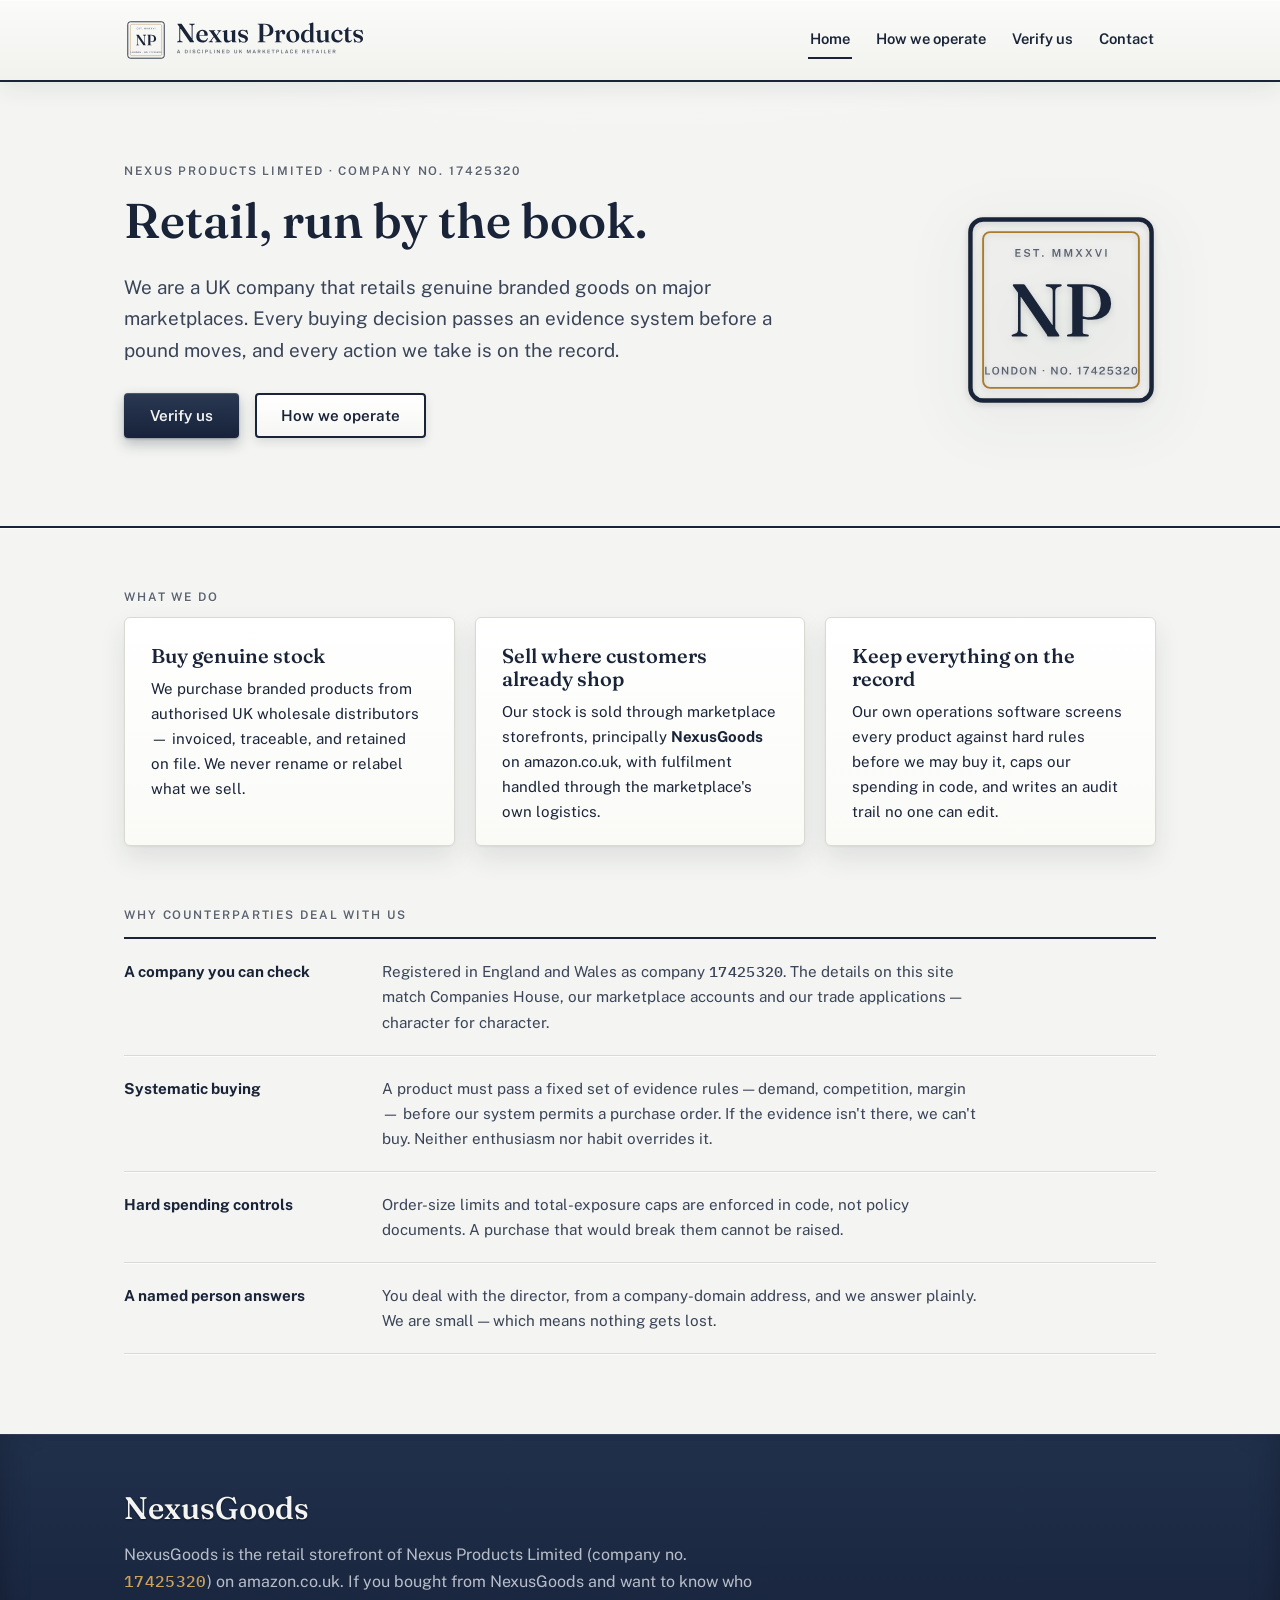
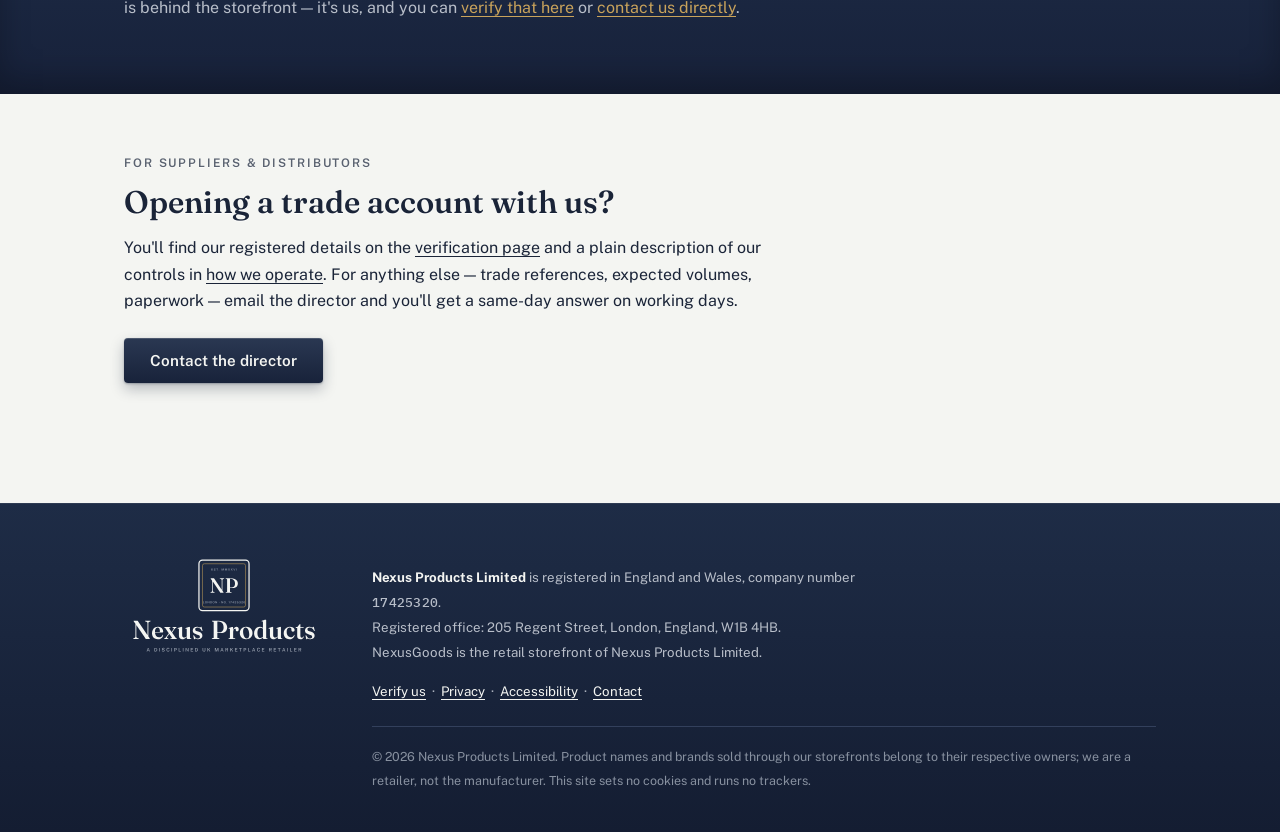
<file: index.html>
<!doctype html>
<html lang="en-GB">
<head>
<meta charset="utf-8">
<meta name="viewport" content="width=device-width,initial-scale=1">
<title>Nexus Products Limited — Retail, run by the book</title>
<meta name="description" content="A UK marketplace retailer of genuine branded goods. Registered company 17425320. Evidence-gated buying, audited operations, plain dealing.">
<link rel="canonical" href="https://www.nexus-products.co.uk/">
<link rel="icon" href="favicon.ico" sizes="48x48">
<link rel="icon" href="nexus-favicon.svg" type="image/svg+xml">
<link rel="apple-touch-icon" href="apple-touch-icon.png">
<link rel="stylesheet" href="site.css">
<meta property="og:site_name" content="Nexus Products Limited">
<meta property="og:title" content="Nexus Products Limited — Retail, run by the book">
<meta property="og:description" content="A UK marketplace retailer of genuine branded goods. Registered company 17425320. Evidence-gated buying, audited operations, plain dealing.">
<meta property="og:url" content="https://www.nexus-products.co.uk/">
<meta property="og:image" content="https://www.nexus-products.co.uk/assets/og.png">
<meta property="og:type" content="website">
<meta name="twitter:card" content="summary_large_image">
</head>
<body>
<a class="skip" href="#main">Skip to content</a><header class="site"><div class="wrap"><div class="nav">
<a class="logo" href="./" aria-label="Nexus Products — home">
  <img src="nexus-horizontal.svg" alt="Nexus Products — a disciplined UK marketplace retailer" height="44"></a>
<nav aria-label="Main"><a class="nl" href="./" aria-current="page">Home</a><a class="nl" href="how-we-operate.html">How we operate</a><a class="nl" href="verify.html">Verify us</a><a class="nl" href="contact.html">Contact</a></nav>
</div></div></header><main id="main">
<div class="wrap"><div class="hero">
<div>
  <p class="eyebrow">Nexus Products Limited · Company no. 17425320</p>
  <h1>Retail, run by the book.</h1>
  <p class="lede">We are a UK company that retails genuine branded goods on major
  marketplaces. Every buying decision passes an evidence system before a pound moves,
  and every action we take is on the record.</p>
  <p><a class="cta" href="verify.html">Verify us</a>
     <a class="cta ghost" href="how-we-operate.html">How we operate</a></p>
</div>
<div class="stamp"><img src="nexus-stamp.svg" alt="Nexus Products Limited company stamp — London, no. 17425320" width="190" height="190"></div>
</div></div>

<hr class="rule">
<section><div class="wrap">
  <p class="eyebrow">What we do</p>
  <div class="grid3">
    <div class="card"><h3>Buy genuine stock</h3>
      <p>We purchase branded products from authorised UK wholesale distributors —
      invoiced, traceable, and retained on file. We never rename or relabel what we sell.</p></div>
    <div class="card"><h3>Sell where customers already shop</h3>
      <p>Our stock is sold through marketplace storefronts, principally
      <strong>NexusGoods</strong> on amazon.co.uk, with fulfilment handled through
      the marketplace's own logistics.</p></div>
    <div class="card"><h3>Keep everything on the record</h3>
      <p>Our own operations software screens every product against hard rules before
      we may buy it, caps our spending in code, and writes an audit trail no one can edit.</p></div>
  </div>
</div></section>

<section style="padding-top:0"><div class="wrap">
  <p class="eyebrow">Why counterparties deal with us</p>
  <dl class="ledger">
    <div class="row"><dt>A company you can check</dt>
      <dd>Registered in England and Wales as company <span class="mono">17425320</span>.
      The details on this site match Companies House, our marketplace accounts and our
      trade applications — character for character.</dd></div>
    <div class="row"><dt>Systematic buying</dt>
      <dd>A product must pass a fixed set of evidence rules — demand, competition,
      margin — before our system permits a purchase order. If the evidence isn't there,
      we can't buy. Neither enthusiasm nor habit overrides it.</dd></div>
    <div class="row"><dt>Hard spending controls</dt>
      <dd>Order-size limits and total-exposure caps are enforced in code, not policy
      documents. A purchase that would break them cannot be raised.</dd></div>
    <div class="row"><dt>A named person answers</dt>
      <dd>You deal with the director, from a company-domain address, and we answer
      plainly. We are small — which means nothing gets lost.</dd></div>
  </dl>
</div></section>

<div class="band"><div class="wrap">
  <h2>NexusGoods</h2>
  <p style="max-width:64ch">NexusGoods is the retail storefront of Nexus Products Limited
  (company no. <span class="mono">17425320</span>) on amazon.co.uk. If you bought from
  NexusGoods and want to know who is behind the storefront — it's us, and you can
  <a href="verify.html">verify that here</a> or <a href="contact.html">contact us directly</a>.</p>
</div></div>

<section><div class="wrap">
  <p class="eyebrow">For suppliers &amp; distributors</p>
  <h2>Opening a trade account with us?</h2>
  <p>You'll find our registered details on the <a href="verify.html">verification page</a>
  and a plain description of our controls in <a href="how-we-operate.html">how we operate</a>.
  For anything else — trade references, expected volumes, paperwork — email the director
  and you'll get a same-day answer on working days.</p>
  <p><a class="cta" href="contact.html">Contact the director</a></p>
</div></section>
</main><footer class="site"><div class="wrap"><div class="cols">
<img src="nexus-primary-stacked-reversed.svg" alt="" role="presentation">
<div class="legal">
<p><strong style="color:#F4F5F2">Nexus Products Limited</strong> is registered in England and Wales,
company number <span class="mono">17425320</span>.<br>
Registered office: 205 Regent Street, London, England, W1B 4HB.<br>
NexusGoods is the retail storefront of Nexus Products Limited.</p>
<p><a href="verify.html">Verify us</a> &nbsp;·&nbsp; <a href="privacy.html">Privacy</a>
&nbsp;·&nbsp; <a href="accessibility.html">Accessibility</a>
&nbsp;·&nbsp; <a href="contact.html">Contact</a></p>
<div class="fine">© 2026 Nexus Products Limited. Product names and brands sold through our storefronts
belong to their respective owners; we are a retailer, not the manufacturer.
This site sets no cookies and runs no trackers.</div>
</div></div></div></footer>
</body></html>
</file>
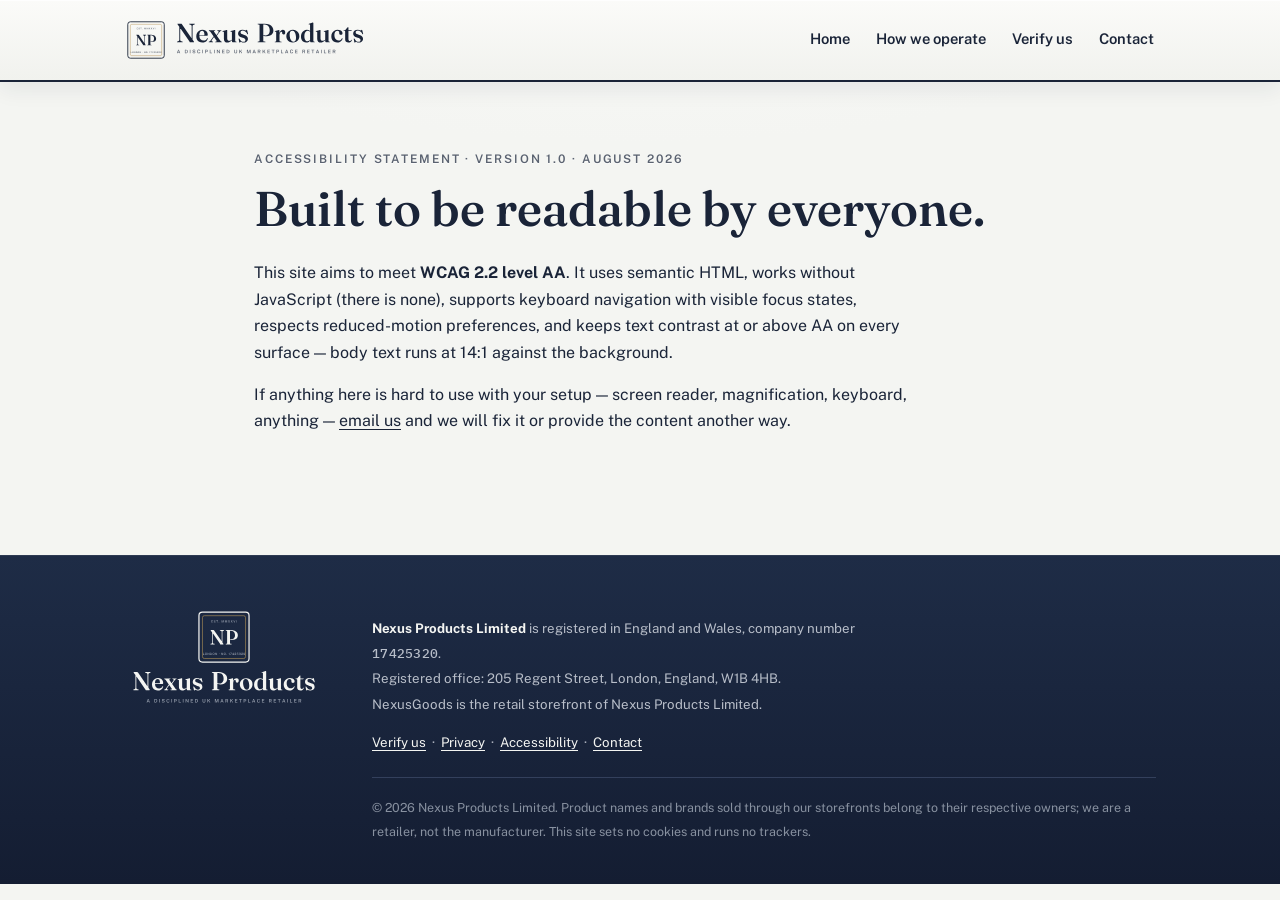
<file: accessibility.html>
<!doctype html>
<html lang="en-GB">
<head>
<meta charset="utf-8">
<meta name="viewport" content="width=device-width,initial-scale=1">
<title>Accessibility — Nexus Products Limited</title>
<meta name="description" content="This site targets WCAG 2.2 AA: semantic HTML, no JavaScript, keyboard support, and 14:1 body-text contrast. Tell us if anything is hard to use.">
<link rel="canonical" href="https://www.nexus-products.co.uk/accessibility.html">
<link rel="icon" href="favicon.ico" sizes="48x48">
<link rel="icon" href="nexus-favicon.svg" type="image/svg+xml">
<link rel="apple-touch-icon" href="apple-touch-icon.png">
<link rel="stylesheet" href="site.css">
<meta property="og:site_name" content="Nexus Products Limited">
<meta property="og:title" content="Accessibility — Nexus Products Limited">
<meta property="og:description" content="This site targets WCAG 2.2 AA: semantic HTML, no JavaScript, keyboard support, and 14:1 body-text contrast. Tell us if anything is hard to use.">
<meta property="og:url" content="https://www.nexus-products.co.uk/accessibility.html">
<meta property="og:image" content="https://www.nexus-products.co.uk/assets/og.png">
<meta property="og:type" content="website">
<meta name="twitter:card" content="summary_large_image">
</head>
<body>
<a class="skip" href="#main">Skip to content</a><header class="site"><div class="wrap"><div class="nav">
<a class="logo" href="./" aria-label="Nexus Products — home">
  <img src="nexus-horizontal.svg" alt="Nexus Products — a disciplined UK marketplace retailer" height="44"></a>
<nav aria-label="Main"><a class="nl" href="./">Home</a><a class="nl" href="how-we-operate.html">How we operate</a><a class="nl" href="verify.html">Verify us</a><a class="nl" href="contact.html">Contact</a></nav>
</div></div></header><main id="main">
<section style="padding-top:72px"><div class="wrap" style="max-width:820px">
  <p class="eyebrow">Accessibility statement · Version 1.0 · August 2026</p>
  <h1>Built to be readable by everyone.</h1>
  <p>This site aims to meet <strong>WCAG 2.2 level AA</strong>. It uses semantic HTML,
  works without JavaScript (there is none), supports keyboard navigation with visible
  focus states, respects reduced-motion preferences, and keeps text contrast at or above
  AA on every surface — body text runs at 14:1 against the background.</p>
  <p>If anything here is hard to use with your setup — screen reader, magnification,
  keyboard, anything — <a href="mailto:hello@nexus-products.co.uk">email us</a> and
  we will fix it or provide the content another way.</p>
</div></section>
</main><footer class="site"><div class="wrap"><div class="cols">
<img src="nexus-primary-stacked-reversed.svg" alt="" role="presentation">
<div class="legal">
<p><strong style="color:#F4F5F2">Nexus Products Limited</strong> is registered in England and Wales,
company number <span class="mono">17425320</span>.<br>
Registered office: 205 Regent Street, London, England, W1B 4HB.<br>
NexusGoods is the retail storefront of Nexus Products Limited.</p>
<p><a href="verify.html">Verify us</a> &nbsp;·&nbsp; <a href="privacy.html">Privacy</a>
&nbsp;·&nbsp; <a href="accessibility.html">Accessibility</a>
&nbsp;·&nbsp; <a href="contact.html">Contact</a></p>
<div class="fine">© 2026 Nexus Products Limited. Product names and brands sold through our storefronts
belong to their respective owners; we are a retailer, not the manufacturer.
This site sets no cookies and runs no trackers.</div>
</div></div></div></footer>
</body></html>
</file>
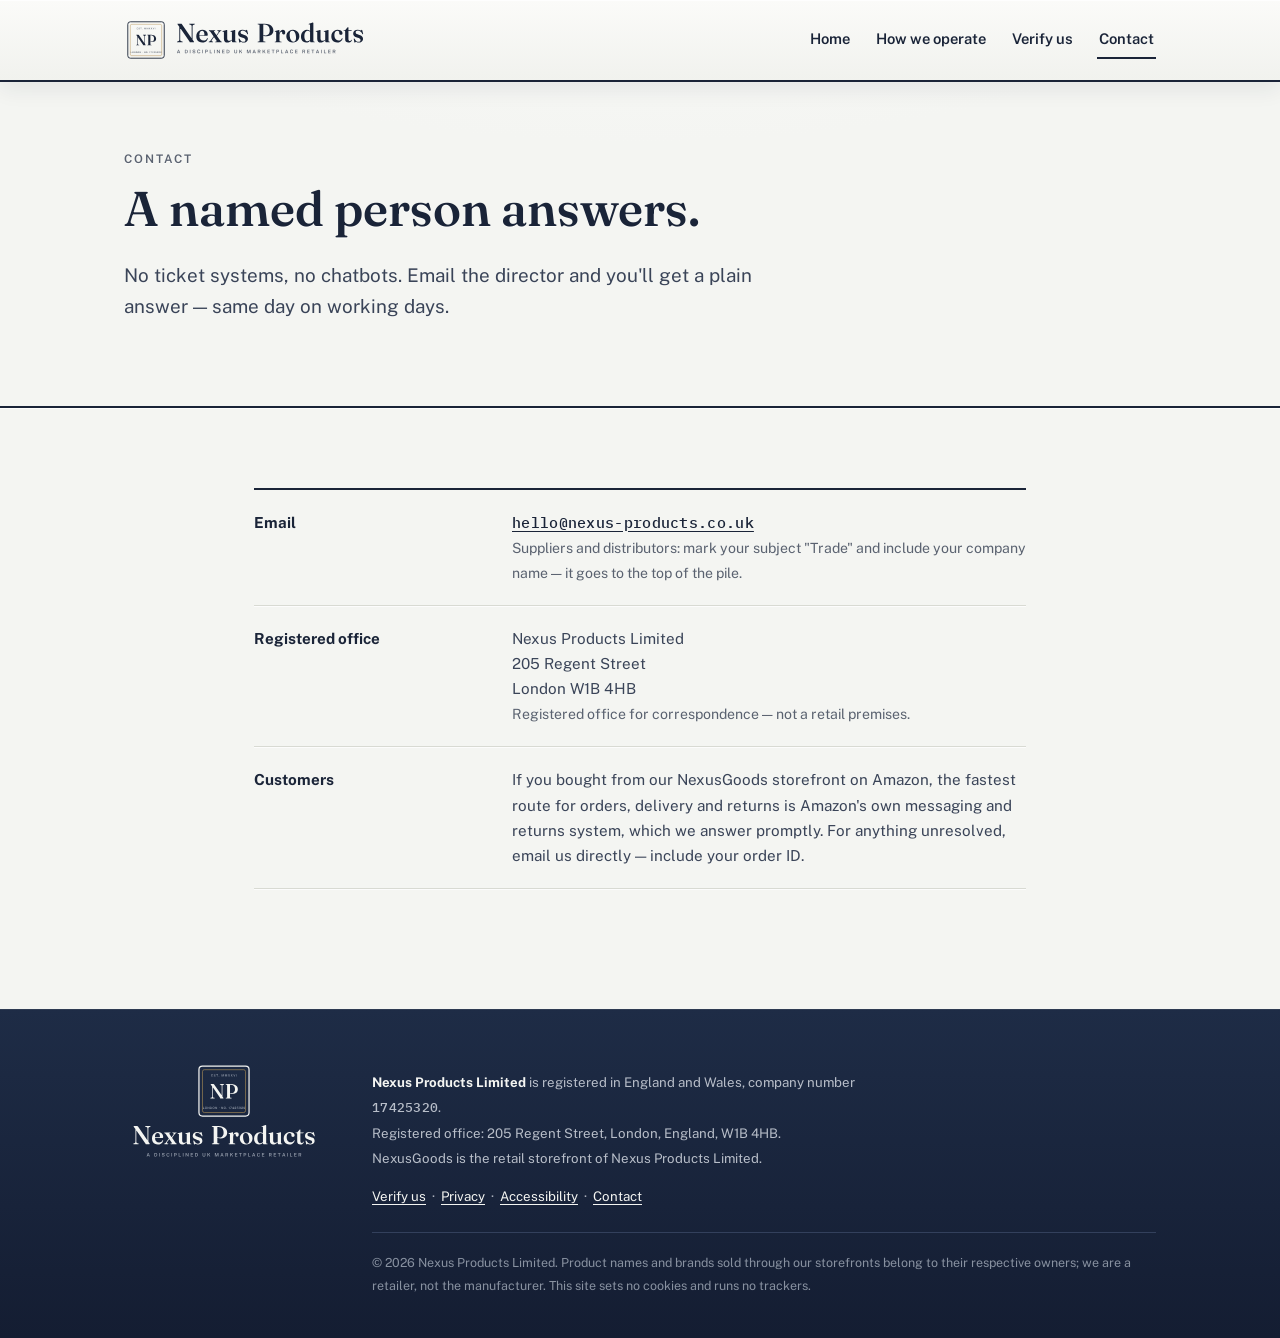
<file: contact.html>
<!doctype html>
<html lang="en-GB">
<head>
<meta charset="utf-8">
<meta name="viewport" content="width=device-width,initial-scale=1">
<title>Contact — Nexus Products Limited</title>
<meta name="description" content="Email the director of Nexus Products Limited. Same-day answers on working days. Registered office: 205 Regent Street, London W1B 4HB.">
<link rel="canonical" href="https://www.nexus-products.co.uk/contact.html">
<link rel="icon" href="favicon.ico" sizes="48x48">
<link rel="icon" href="nexus-favicon.svg" type="image/svg+xml">
<link rel="apple-touch-icon" href="apple-touch-icon.png">
<link rel="stylesheet" href="site.css">
<meta property="og:site_name" content="Nexus Products Limited">
<meta property="og:title" content="Contact — Nexus Products Limited">
<meta property="og:description" content="Email the director of Nexus Products Limited. Same-day answers on working days. Registered office: 205 Regent Street, London W1B 4HB.">
<meta property="og:url" content="https://www.nexus-products.co.uk/contact.html">
<meta property="og:image" content="https://www.nexus-products.co.uk/assets/og.png">
<meta property="og:type" content="website">
<meta name="twitter:card" content="summary_large_image">
</head>
<body>
<a class="skip" href="#main">Skip to content</a><header class="site"><div class="wrap"><div class="nav">
<a class="logo" href="./" aria-label="Nexus Products — home">
  <img src="nexus-horizontal.svg" alt="Nexus Products — a disciplined UK marketplace retailer" height="44"></a>
<nav aria-label="Main"><a class="nl" href="./">Home</a><a class="nl" href="how-we-operate.html">How we operate</a><a class="nl" href="verify.html">Verify us</a><a class="nl" href="contact.html" aria-current="page">Contact</a></nav>
</div></div></header><main id="main">
<section style="padding-top:72px"><div class="wrap">
  <p class="eyebrow">Contact</p>
  <h1>A named person answers.</h1>
  <p class="lede">No ticket systems, no chatbots. Email the director and you'll get a
  plain answer — same day on working days.</p>
</div></section>

<hr class="rule">
<section><div class="wrap" style="max-width:820px">
  <dl class="ledger">
    <div class="row"><dt>Email</dt>
      <dd><a class="mono" href="mailto:hello@nexus-products.co.uk">hello@nexus-products.co.uk</a><br>
      <span class="muted" style="font-size:.88rem">Suppliers and distributors: mark your subject
      "Trade" and include your company name — it goes to the top of the pile.</span></dd></div>
    <div class="row"><dt>Registered office</dt>
      <dd>Nexus Products Limited<br>205 Regent Street<br>London W1B 4HB<br>
      <span class="muted" style="font-size:.88rem">Registered office for correspondence —
      not a retail premises.</span></dd></div>
    <div class="row"><dt>Customers</dt>
      <dd>If you bought from our NexusGoods storefront on Amazon, the fastest route for
      orders, delivery and returns is Amazon's own messaging and returns system, which we
      answer promptly. For anything unresolved, email us directly — include your order ID.</dd></div>
  </dl>
</div></section>
</main><footer class="site"><div class="wrap"><div class="cols">
<img src="nexus-primary-stacked-reversed.svg" alt="" role="presentation">
<div class="legal">
<p><strong style="color:#F4F5F2">Nexus Products Limited</strong> is registered in England and Wales,
company number <span class="mono">17425320</span>.<br>
Registered office: 205 Regent Street, London, England, W1B 4HB.<br>
NexusGoods is the retail storefront of Nexus Products Limited.</p>
<p><a href="verify.html">Verify us</a> &nbsp;·&nbsp; <a href="privacy.html">Privacy</a>
&nbsp;·&nbsp; <a href="accessibility.html">Accessibility</a>
&nbsp;·&nbsp; <a href="contact.html">Contact</a></p>
<div class="fine">© 2026 Nexus Products Limited. Product names and brands sold through our storefronts
belong to their respective owners; we are a retailer, not the manufacturer.
This site sets no cookies and runs no trackers.</div>
</div></div></div></footer>
</body></html>
</file>
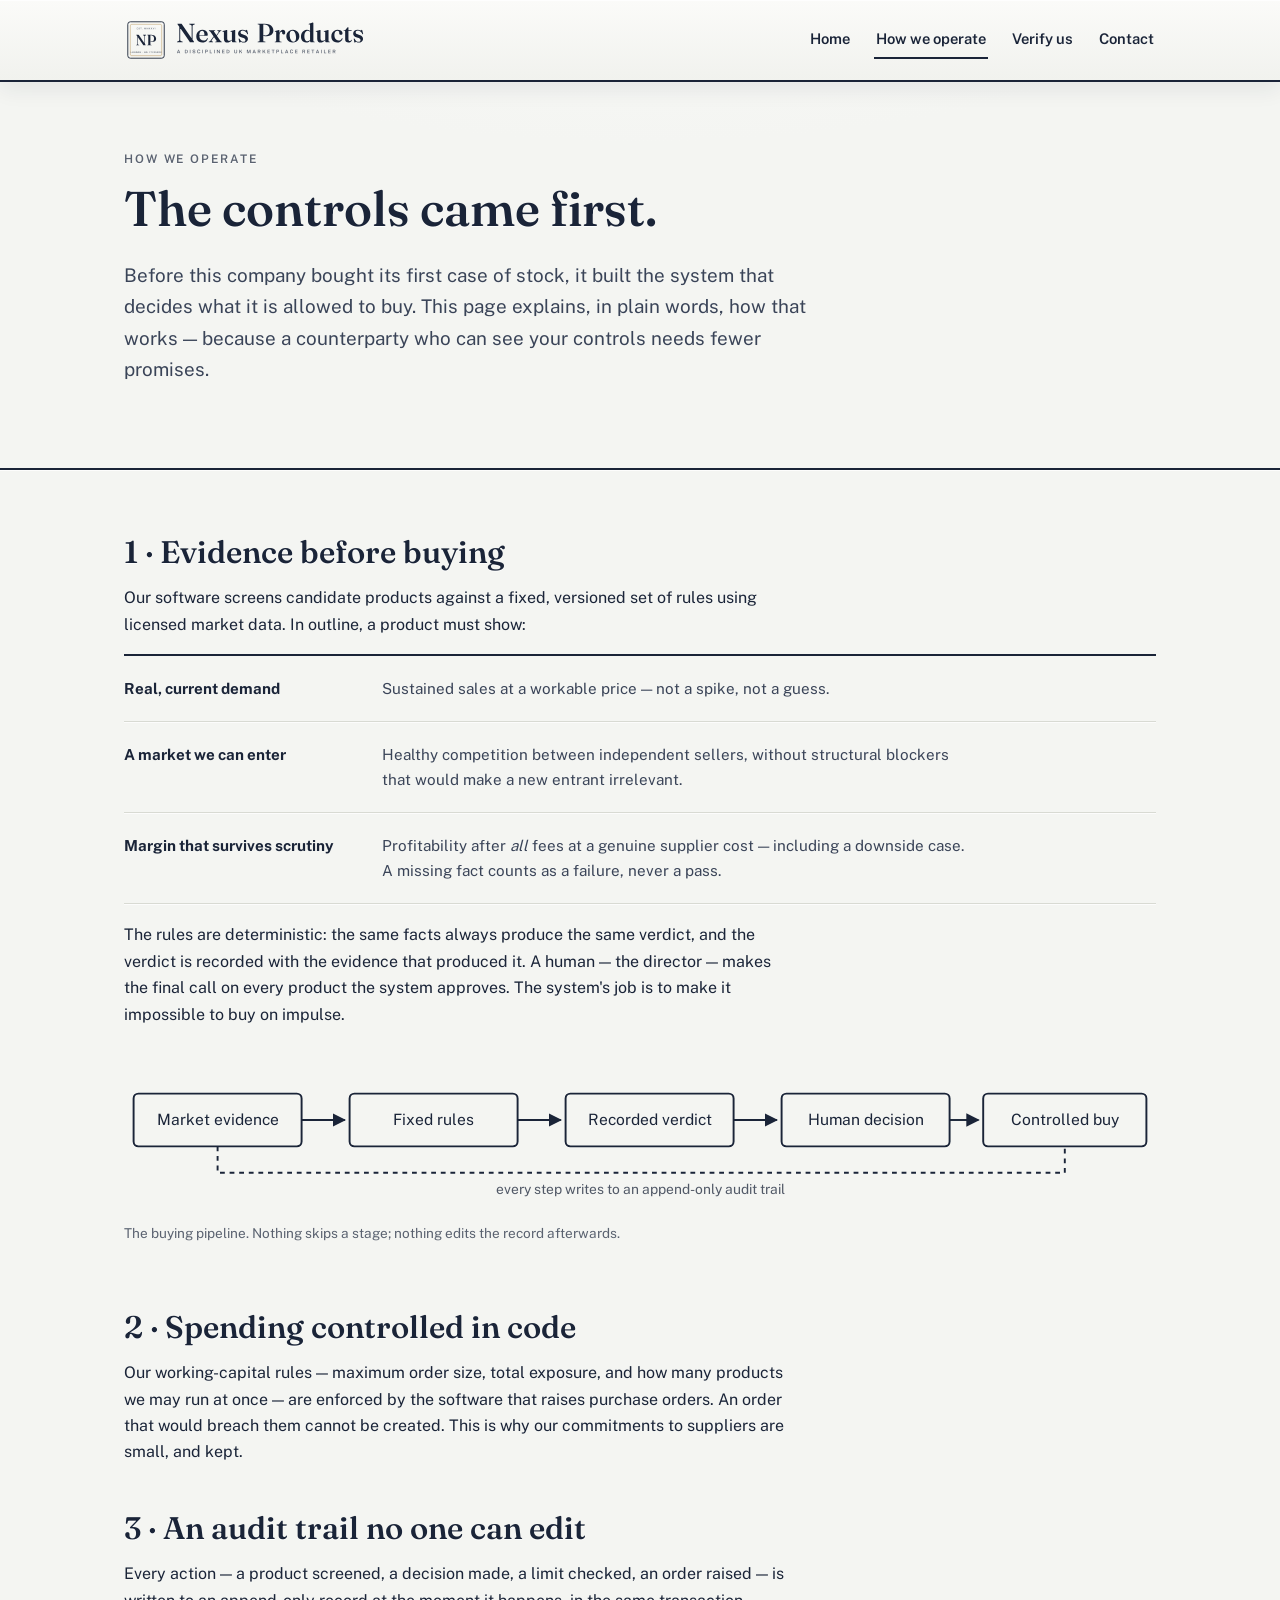
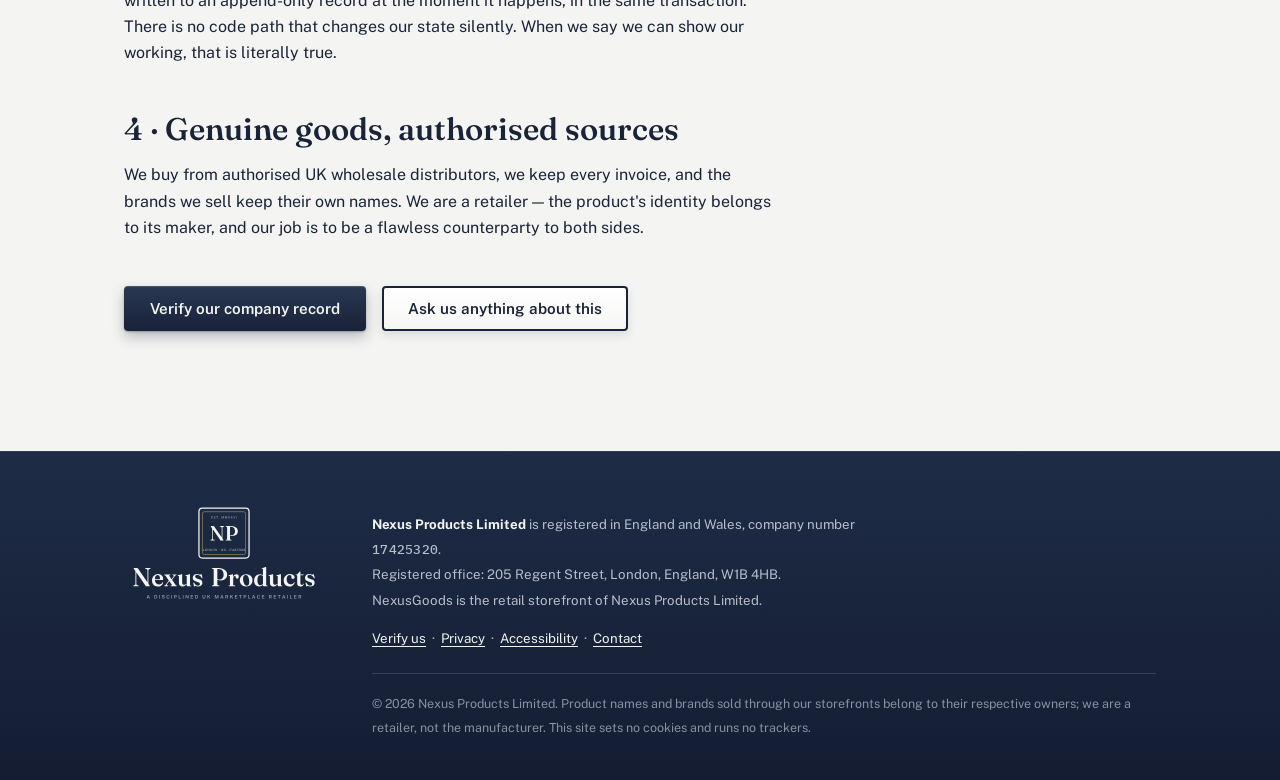
<file: how-we-operate.html>
<!doctype html>
<html lang="en-GB">
<head>
<meta charset="utf-8">
<meta name="viewport" content="width=device-width,initial-scale=1">
<title>How we operate — Nexus Products Limited</title>
<meta name="description" content="Evidence-gated buying, spending controls enforced in code, and an append-only audit trail. How a small UK retailer runs like an institution.">
<link rel="canonical" href="https://www.nexus-products.co.uk/how-we-operate.html">
<link rel="icon" href="favicon.ico" sizes="48x48">
<link rel="icon" href="nexus-favicon.svg" type="image/svg+xml">
<link rel="apple-touch-icon" href="apple-touch-icon.png">
<link rel="stylesheet" href="site.css">
<meta property="og:site_name" content="Nexus Products Limited">
<meta property="og:title" content="How we operate — Nexus Products Limited">
<meta property="og:description" content="Evidence-gated buying, spending controls enforced in code, and an append-only audit trail. How a small UK retailer runs like an institution.">
<meta property="og:url" content="https://www.nexus-products.co.uk/how-we-operate.html">
<meta property="og:image" content="https://www.nexus-products.co.uk/assets/og.png">
<meta property="og:type" content="website">
<meta name="twitter:card" content="summary_large_image">
</head>
<body>
<a class="skip" href="#main">Skip to content</a><header class="site"><div class="wrap"><div class="nav">
<a class="logo" href="./" aria-label="Nexus Products — home">
  <img src="nexus-horizontal.svg" alt="Nexus Products — a disciplined UK marketplace retailer" height="44"></a>
<nav aria-label="Main"><a class="nl" href="./">Home</a><a class="nl" href="how-we-operate.html" aria-current="page">How we operate</a><a class="nl" href="verify.html">Verify us</a><a class="nl" href="contact.html">Contact</a></nav>
</div></div></header><main id="main">
<section style="padding-top:72px"><div class="wrap">
  <p class="eyebrow">How we operate</p>
  <h1>The controls came first.</h1>
  <p class="lede">Before this company bought its first case of stock, it built the system
  that decides what it is allowed to buy. This page explains, in plain words, how that
  works — because a counterparty who can see your controls needs fewer promises.</p>
</div></section>

<hr class="rule">
<section><div class="wrap">
  <h2>1 · Evidence before buying</h2>
  <p>Our software screens candidate products against a fixed, versioned set of rules
  using licensed market data. In outline, a product must show:</p>
  <dl class="ledger">
    <div class="row"><dt>Real, current demand</dt><dd>Sustained sales at a workable price —
      not a spike, not a guess.</dd></div>
    <div class="row"><dt>A market we can enter</dt><dd>Healthy competition between
      independent sellers, without structural blockers that would make a new entrant
      irrelevant.</dd></div>
    <div class="row"><dt>Margin that survives scrutiny</dt><dd>Profitability after
      <em>all</em> fees at a genuine supplier cost — including a downside case.
      A missing fact counts as a failure, never a pass.</dd></div>
  </dl>
  <p style="margin-top:18px">The rules are deterministic: the same facts always produce
  the same verdict, and the verdict is recorded with the evidence that produced it.
  A human — the director — makes the final call on every product the system approves.
  The system's job is to make it impossible to buy on impulse.</p>

  <figure class="figure">
    <svg viewBox="0 0 860 120" role="img" aria-label="Pipeline: market evidence flows into fixed rules, producing a recorded verdict, then a human decision, then a controlled purchase. Every step writes to the audit trail.">
      <defs><marker id="ar" viewBox="0 0 10 10" refX="9" refY="5" markerWidth="7" markerHeight="7" orient="auto-start-reverse"><path d="M0 0L10 5L0 10z" fill="currentColor"/></marker></defs>
      <g fill="none" stroke="currentColor" stroke-width="1.6">
        <rect x="8" y="28" width="140" height="44" rx="4"/>
        <rect x="188" y="28" width="140" height="44" rx="4"/>
        <rect x="368" y="28" width="140" height="44" rx="4"/>
        <rect x="548" y="28" width="140" height="44" rx="4"/>
        <rect x="716" y="28" width="136" height="44" rx="4"/>
        <line x1="148" y1="50" x2="184" y2="50" marker-end="url(#ar)"/>
        <line x1="328" y1="50" x2="364" y2="50" marker-end="url(#ar)"/>
        <line x1="508" y1="50" x2="544" y2="50" marker-end="url(#ar)"/>
        <line x1="688" y1="50" x2="712" y2="50" marker-end="url(#ar)"/>
        <path d="M78 72 v22 h706 v-22" stroke-dasharray="4 4"/>
      </g>
      <g font-family="Public Sans,sans-serif" font-size="13" fill="currentColor" text-anchor="middle">
        <text x="78" y="54">Market evidence</text>
        <text x="258" y="54">Fixed rules</text>
        <text x="438" y="54">Recorded verdict</text>
        <text x="618" y="54">Human decision</text>
        <text x="784" y="54">Controlled buy</text>
        <text x="430" y="112" font-size="11.5" opacity=".75">every step writes to an append-only audit trail</text>
      </g>
    </svg>
    <figcaption>The buying pipeline. Nothing skips a stage; nothing edits the record afterwards.</figcaption>
  </figure>
</div></section>

<section style="padding-top:0"><div class="wrap">
  <h2>2 · Spending controlled in code</h2>
  <p>Our working-capital rules — maximum order size, total exposure, and how many
  products we may run at once — are enforced by the software that raises purchase
  orders. An order that would breach them cannot be created. This is why our
  commitments to suppliers are small, and kept.</p>

  <h2 style="margin-top:44px">3 · An audit trail no one can edit</h2>
  <p>Every action — a product screened, a decision made, a limit checked, an order
  raised — is written to an append-only record at the moment it happens, in the same
  transaction. There is no code path that changes our state silently. When we say
  we can show our working, that is literally true.</p>

  <h2 style="margin-top:44px">4 · Genuine goods, authorised sources</h2>
  <p>We buy from authorised UK wholesale distributors, we keep every invoice, and the
  brands we sell keep their own names. We are a retailer — the product's identity
  belongs to its maker, and our job is to be a flawless counterparty to both sides.</p>

  <p style="margin-top:36px"><a class="cta" href="verify.html">Verify our company record</a>
  <a class="cta ghost" href="contact.html">Ask us anything about this</a></p>
</div></section>
</main><footer class="site"><div class="wrap"><div class="cols">
<img src="nexus-primary-stacked-reversed.svg" alt="" role="presentation">
<div class="legal">
<p><strong style="color:#F4F5F2">Nexus Products Limited</strong> is registered in England and Wales,
company number <span class="mono">17425320</span>.<br>
Registered office: 205 Regent Street, London, England, W1B 4HB.<br>
NexusGoods is the retail storefront of Nexus Products Limited.</p>
<p><a href="verify.html">Verify us</a> &nbsp;·&nbsp; <a href="privacy.html">Privacy</a>
&nbsp;·&nbsp; <a href="accessibility.html">Accessibility</a>
&nbsp;·&nbsp; <a href="contact.html">Contact</a></p>
<div class="fine">© 2026 Nexus Products Limited. Product names and brands sold through our storefronts
belong to their respective owners; we are a retailer, not the manufacturer.
This site sets no cookies and runs no trackers.</div>
</div></div></div></footer>
</body></html>
</file>
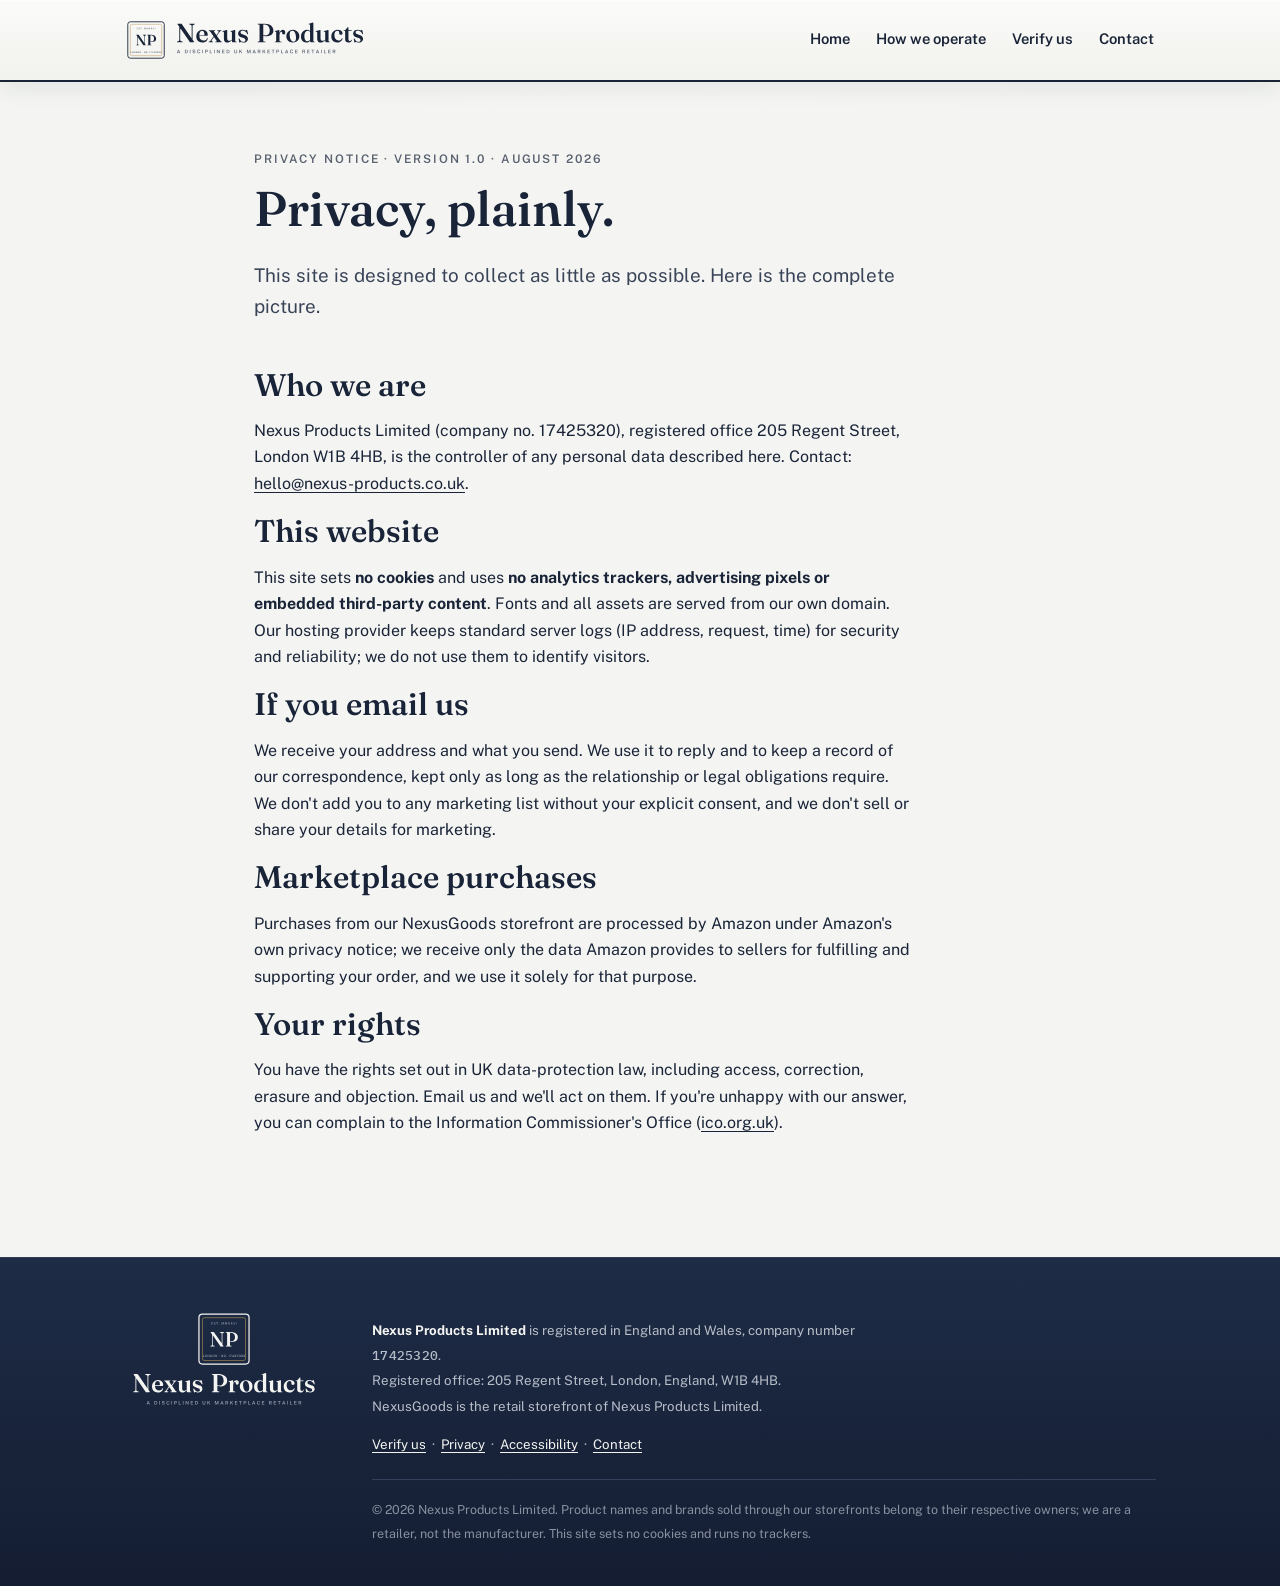
<file: privacy.html>
<!doctype html>
<html lang="en-GB">
<head>
<meta charset="utf-8">
<meta name="viewport" content="width=device-width,initial-scale=1">
<title>Privacy — Nexus Products Limited</title>
<meta name="description" content="No cookies, no trackers. What little data this site and our storefront handle, and your rights under UK law.">
<link rel="canonical" href="https://www.nexus-products.co.uk/privacy.html">
<link rel="icon" href="favicon.ico" sizes="48x48">
<link rel="icon" href="nexus-favicon.svg" type="image/svg+xml">
<link rel="apple-touch-icon" href="apple-touch-icon.png">
<link rel="stylesheet" href="site.css">
<meta property="og:site_name" content="Nexus Products Limited">
<meta property="og:title" content="Privacy — Nexus Products Limited">
<meta property="og:description" content="No cookies, no trackers. What little data this site and our storefront handle, and your rights under UK law.">
<meta property="og:url" content="https://www.nexus-products.co.uk/privacy.html">
<meta property="og:image" content="https://www.nexus-products.co.uk/assets/og.png">
<meta property="og:type" content="website">
<meta name="twitter:card" content="summary_large_image">
</head>
<body>
<a class="skip" href="#main">Skip to content</a><header class="site"><div class="wrap"><div class="nav">
<a class="logo" href="./" aria-label="Nexus Products — home">
  <img src="nexus-horizontal.svg" alt="Nexus Products — a disciplined UK marketplace retailer" height="44"></a>
<nav aria-label="Main"><a class="nl" href="./">Home</a><a class="nl" href="how-we-operate.html">How we operate</a><a class="nl" href="verify.html">Verify us</a><a class="nl" href="contact.html">Contact</a></nav>
</div></div></header><main id="main">
<section style="padding-top:72px"><div class="wrap" style="max-width:820px">
  <p class="eyebrow">Privacy notice · Version 1.0 · August 2026</p>
  <h1>Privacy, plainly.</h1>
  <p class="lede">This site is designed to collect as little as possible. Here is the
  complete picture.</p>

  <h2 style="margin-top:44px">Who we are</h2>
  <p>Nexus Products Limited (company no. 17425320), registered office 205 Regent Street,
  London W1B 4HB, is the controller of any personal data described here.
  Contact: <a href="mailto:hello@nexus-products.co.uk">hello@nexus-products.co.uk</a>.</p>

  <h2>This website</h2>
  <p>This site sets <strong>no cookies</strong> and uses <strong>no analytics trackers,
  advertising pixels or embedded third-party content</strong>. Fonts and all assets are
  served from our own domain. Our hosting provider keeps standard server logs
  (IP address, request, time) for security and reliability; we do not use them to
  identify visitors.</p>

  <h2>If you email us</h2>
  <p>We receive your address and what you send. We use it to reply and to keep a record
  of our correspondence, kept only as long as the relationship or legal obligations
  require. We don't add you to any marketing list without your explicit consent, and we
  don't sell or share your details for marketing.</p>

  <h2>Marketplace purchases</h2>
  <p>Purchases from our NexusGoods storefront are processed by Amazon under
  Amazon's own privacy notice; we receive only the data Amazon provides to sellers for
  fulfilling and supporting your order, and we use it solely for that purpose.</p>

  <h2>Your rights</h2>
  <p>You have the rights set out in UK data-protection law, including access,
  correction, erasure and objection. Email us and we'll act on them. If you're
  unhappy with our answer, you can complain to the Information Commissioner's Office
  (<a href="https://ico.org.uk" rel="external">ico.org.uk</a>).</p>
</div></section>
</main><footer class="site"><div class="wrap"><div class="cols">
<img src="nexus-primary-stacked-reversed.svg" alt="" role="presentation">
<div class="legal">
<p><strong style="color:#F4F5F2">Nexus Products Limited</strong> is registered in England and Wales,
company number <span class="mono">17425320</span>.<br>
Registered office: 205 Regent Street, London, England, W1B 4HB.<br>
NexusGoods is the retail storefront of Nexus Products Limited.</p>
<p><a href="verify.html">Verify us</a> &nbsp;·&nbsp; <a href="privacy.html">Privacy</a>
&nbsp;·&nbsp; <a href="accessibility.html">Accessibility</a>
&nbsp;·&nbsp; <a href="contact.html">Contact</a></p>
<div class="fine">© 2026 Nexus Products Limited. Product names and brands sold through our storefronts
belong to their respective owners; we are a retailer, not the manufacturer.
This site sets no cookies and runs no trackers.</div>
</div></div></div></footer>
</body></html>
</file>
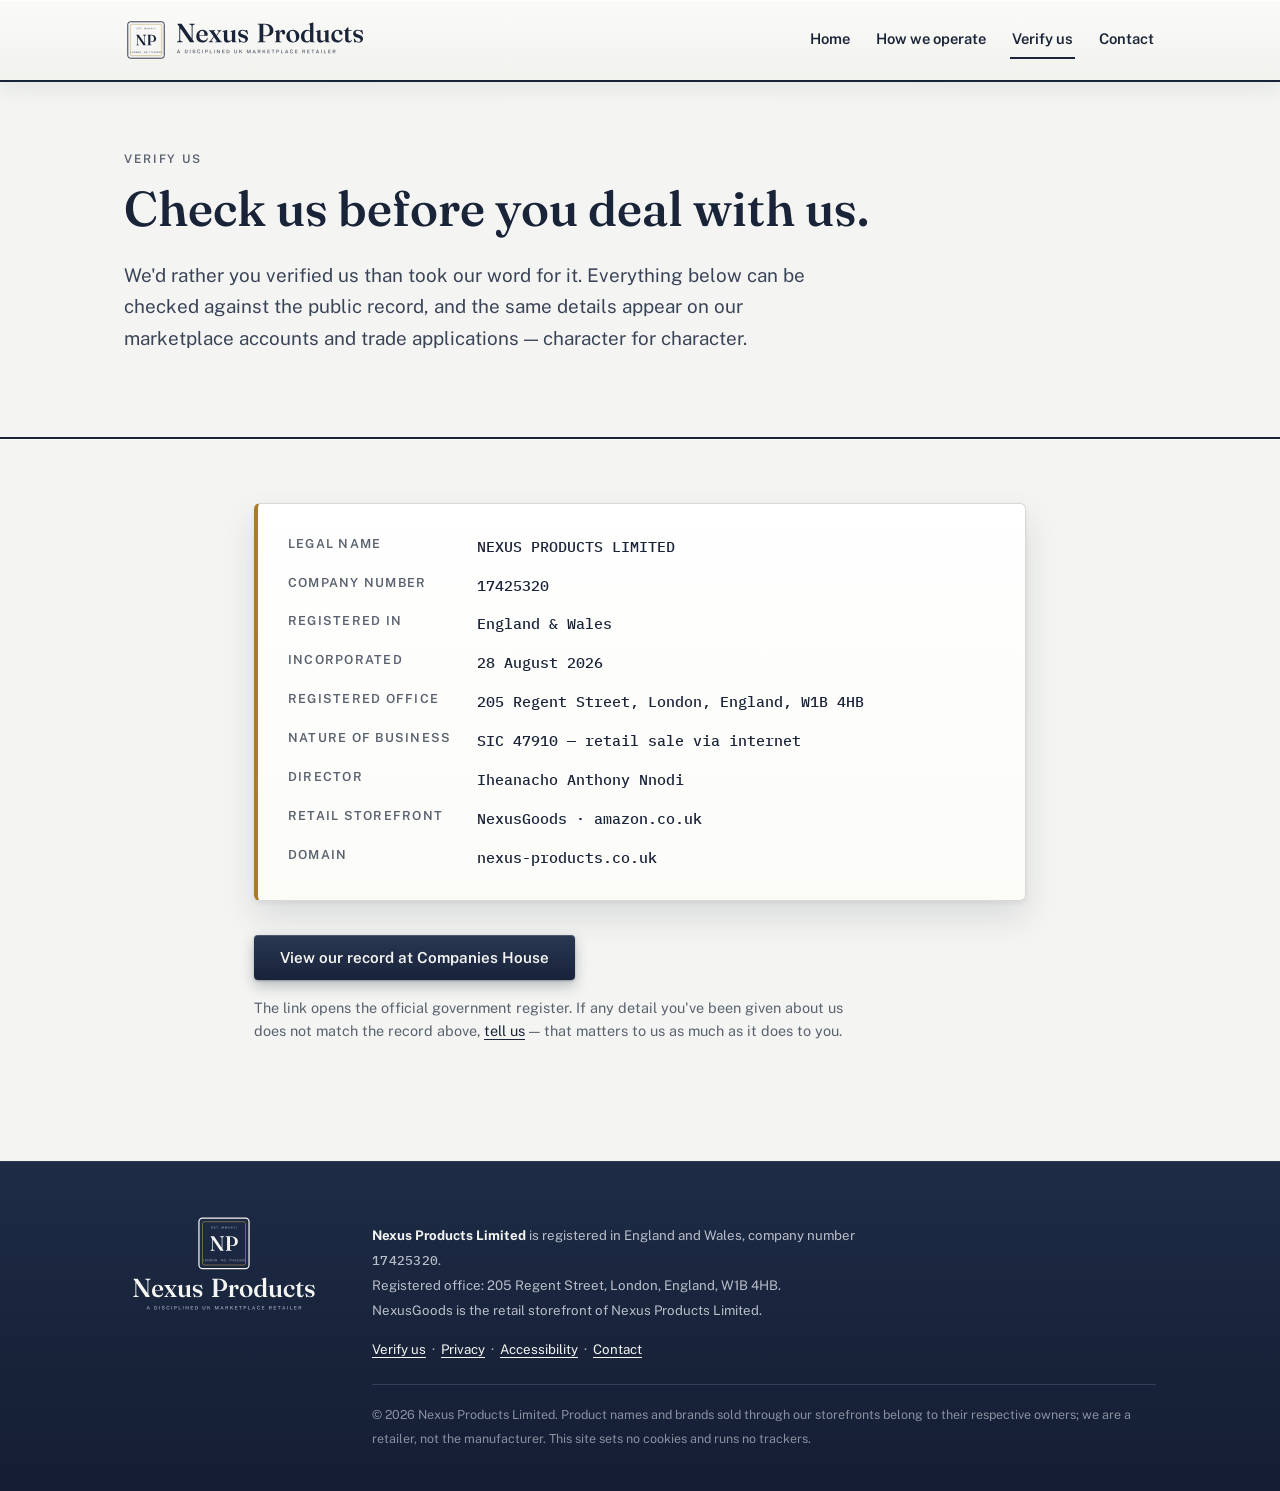
<file: verify.html>
<!doctype html>
<html lang="en-GB">
<head>
<meta charset="utf-8">
<meta name="viewport" content="width=device-width,initial-scale=1">
<title>Verify Nexus Products Limited — company no. 17425320</title>
<meta name="description" content="Check Nexus Products Limited against the public record: company number 17425320, registered office, director, and storefront details.">
<link rel="canonical" href="https://www.nexus-products.co.uk/verify.html">
<link rel="icon" href="favicon.ico" sizes="48x48">
<link rel="icon" href="nexus-favicon.svg" type="image/svg+xml">
<link rel="apple-touch-icon" href="apple-touch-icon.png">
<link rel="stylesheet" href="site.css">
<meta property="og:site_name" content="Nexus Products Limited">
<meta property="og:title" content="Verify Nexus Products Limited — company no. 17425320">
<meta property="og:description" content="Check Nexus Products Limited against the public record: company number 17425320, registered office, director, and storefront details.">
<meta property="og:url" content="https://www.nexus-products.co.uk/verify.html">
<meta property="og:image" content="https://www.nexus-products.co.uk/assets/og.png">
<meta property="og:type" content="website">
<meta name="twitter:card" content="summary_large_image">
</head>
<body>
<a class="skip" href="#main">Skip to content</a><header class="site"><div class="wrap"><div class="nav">
<a class="logo" href="./" aria-label="Nexus Products — home">
  <img src="nexus-horizontal.svg" alt="Nexus Products — a disciplined UK marketplace retailer" height="44"></a>
<nav aria-label="Main"><a class="nl" href="./">Home</a><a class="nl" href="how-we-operate.html">How we operate</a><a class="nl" href="verify.html" aria-current="page">Verify us</a><a class="nl" href="contact.html">Contact</a></nav>
</div></div></header><main id="main">
<section style="padding-top:72px"><div class="wrap">
  <p class="eyebrow">Verify us</p>
  <h1>Check us before you deal with us.</h1>
  <p class="lede">We'd rather you verified us than took our word for it. Everything below
  can be checked against the public record, and the same details appear on our
  marketplace accounts and trade applications — character for character.</p>
</div></section>

<hr class="rule">
<section><div class="wrap" style="max-width:820px">
  <div class="record">
    <dl>
      <dt>Legal name</dt><dd>NEXUS PRODUCTS LIMITED</dd>
      <dt>Company number</dt><dd>17425320</dd>
      <dt>Registered in</dt><dd>England &amp; Wales</dd>
      <dt>Incorporated</dt><dd>28 August 2026</dd>
      <dt>Registered office</dt><dd>205 Regent Street, London, England, W1B 4HB</dd>
      <dt>Nature of business</dt><dd>SIC 47910 — retail sale via internet</dd>
      <dt>Director</dt><dd>Iheanacho Anthony Nnodi</dd>
      <dt>Retail storefront</dt><dd>NexusGoods · amazon.co.uk</dd>
      <dt>Domain</dt><dd>nexus-products.co.uk</dd>
    </dl>
  </div>
  <p style="margin-top:26px">
  <a class="cta" href="https://find-and-update.company-information.service.gov.uk/company/17425320"
     rel="external">View our record at Companies House</a></p>
  <p class="muted" style="font-size:.9rem">The link opens the official government register.
  If any detail you've been given about us does not match the record above,
  <a href="contact.html">tell us</a> — that matters to us as much as it does to you.</p>
</div></section>
</main><footer class="site"><div class="wrap"><div class="cols">
<img src="nexus-primary-stacked-reversed.svg" alt="" role="presentation">
<div class="legal">
<p><strong style="color:#F4F5F2">Nexus Products Limited</strong> is registered in England and Wales,
company number <span class="mono">17425320</span>.<br>
Registered office: 205 Regent Street, London, England, W1B 4HB.<br>
NexusGoods is the retail storefront of Nexus Products Limited.</p>
<p><a href="verify.html">Verify us</a> &nbsp;·&nbsp; <a href="privacy.html">Privacy</a>
&nbsp;·&nbsp; <a href="accessibility.html">Accessibility</a>
&nbsp;·&nbsp; <a href="contact.html">Contact</a></p>
<div class="fine">© 2026 Nexus Products Limited. Product names and brands sold through our storefronts
belong to their respective owners; we are a retailer, not the manufacturer.
This site sets no cookies and runs no trackers.</div>
</div></div></div></footer>
</body></html>
</file>
<file: site.css>
/* Nexus Products — nexus-products.co.uk · Merchant House v1.1 (letterpress) */
@font-face{font-family:"Fraunces";src:url("./fraunces-var.woff2") format("woff2");
  font-weight:100 900;font-style:normal;font-display:swap}
@font-face{font-family:"Public Sans";src:url("./public-sans-latin-400-normal.woff2") format("woff2");
  font-weight:400;font-style:normal;font-display:swap}
@font-face{font-family:"Public Sans";src:url("./public-sans-latin-600-normal.woff2") format("woff2");
  font-weight:600;font-style:normal;font-display:swap}
@font-face{font-family:"Public Sans";src:url("./public-sans-latin-700-normal.woff2") format("woff2");
  font-weight:700;font-style:normal;font-display:swap}
@font-face{font-family:"IBM Plex Mono";src:url("./ibm-plex-mono-latin-500-normal.woff2") format("woff2");
  font-weight:500;font-style:normal;font-display:swap}

:root{
  --navy:#1A2438;--paper:#F4F5F2;--brass:#A87B2D;--brass-b:#C9A35B;
  --ink2:#3A4458;--slate:#5A6270;--mist:#D8DAD3;--card:#FDFDFB;--navy2:#243149;
  --success:#2E6E4E;--error:#9B3B30;
  --disp:"Fraunces",Georgia,"Times New Roman",serif;
  --text:"Public Sans",-apple-system,"Segoe UI",Arial,sans-serif;
  --mono:"IBM Plex Mono","Courier New",monospace;
}
*{box-sizing:border-box}
html{scroll-behavior:smooth}
@media (prefers-reduced-motion:reduce){html{scroll-behavior:auto}*{transition:none!important}}
body{margin:0;color:var(--navy);
  background:radial-gradient(1200px 520px at 50% -180px,#FCFCFA 0%,var(--paper) 62%) fixed var(--paper);
  font:16px/1.65 var(--text);-webkit-font-smoothing:antialiased}
.wrap{max-width:1080px;margin:0 auto;padding:0 24px}

/* skip link */
.skip{position:absolute;left:-9999px;top:0;background:var(--navy);color:var(--paper);
  padding:10px 18px;z-index:200}
.skip:focus{left:12px;top:12px}

/* header */
header.site{border-bottom:2px solid var(--navy);
  background:linear-gradient(180deg,#FBFBF9,#F1F2EE);
  box-shadow:inset 0 1px 0 rgba(255,255,255,.85),0 8px 20px rgba(26,36,56,.07)}
.nav{display:flex;align-items:center;gap:28px;padding:18px 0;flex-wrap:wrap}
.nav .logo img{display:block;height:44px;width:auto}
.nav nav{margin-left:auto;display:flex;gap:22px;flex-wrap:wrap}
.nav a.nl{color:var(--navy);text-decoration:none;font-weight:600;font-size:.92rem;
  padding:6px 2px;border-bottom:2px solid transparent}
.nav a.nl:hover{border-bottom-color:var(--brass)}
.nav a.nl[aria-current="page"]{border-bottom-color:var(--navy)}
a:focus-visible,button:focus-visible{outline:2px solid var(--navy);outline-offset:2px}

/* type */
h1,h2,h3{font-family:var(--disp);font-weight:560;line-height:1.15;margin:0 0 .5em;
  text-shadow:0 1px 0 rgba(255,255,255,.75)}
h1{font-size:clamp(2rem,5vw,3.05rem)}
h2{font-size:clamp(1.5rem,3.4vw,1.95rem);margin-top:0}
h3{font-size:1.25rem}
p{margin:.4em 0 1em;max-width:66ch}
.lede{font-size:1.18rem;color:var(--ink2);max-width:58ch}
.muted{color:var(--slate)}
.mono{font-family:var(--mono);font-weight:500;letter-spacing:.02em}
.eyebrow{font:600 .74rem/1 var(--text);letter-spacing:.16em;text-transform:uppercase;
  color:var(--slate);margin:0 0 14px;text-shadow:0 1px 0 rgba(255,255,255,.7)}
a{color:var(--navy);text-underline-offset:3px}
a:hover{text-decoration-color:var(--brass)}

/* sections + ledger rules */
section{padding:64px 0}
.rule{border:none;border-top:2px solid var(--navy);margin:0;
  box-shadow:0 1px 0 rgba(255,255,255,.8)}
.hair{border:none;border-top:1px solid var(--mist);margin:0;
  box-shadow:0 1px 0 rgba(255,255,255,.75)}

/* hero */
.hero{padding:84px 0 72px;display:grid;grid-template-columns:1fr auto;gap:48px;align-items:center}
.hero .stamp img{width:190px;height:auto;display:block;
  filter:drop-shadow(0 2px 3px rgba(26,36,56,.18)) drop-shadow(0 14px 28px rgba(26,36,56,.22))}
.cta{display:inline-block;color:var(--paper);text-decoration:none;
  background:linear-gradient(180deg,#2A3852,#18223A);
  box-shadow:inset 0 1px 0 rgba(255,255,255,.16),0 1px 2px rgba(26,36,56,.3),0 6px 14px rgba(26,36,56,.28);
  font:600 .95rem var(--text);padding:14px 26px;border-radius:4px;margin:8px 12px 0 0;
  transition:box-shadow .12s,transform .12s}
.cta:hover{background:linear-gradient(180deg,#33425F,#1D2942)}
.cta:active{transform:translateY(1px);box-shadow:inset 0 2px 6px rgba(0,0,0,.35)}
.cta.ghost{background:linear-gradient(180deg,#FFFFFF,#F6F7F4);color:var(--navy);
  border:2px solid var(--navy);padding:12px 24px;
  box-shadow:inset 0 1px 0 #fff,0 4px 10px rgba(26,36,56,.12)}
.cta.ghost:hover{background:linear-gradient(180deg,#FFFFFF,#EEF0EA)}
@media(max-width:760px){.hero{grid-template-columns:1fr}.hero .stamp{order:-1}.hero .stamp img{width:130px}}

/* card grid */
.grid3{display:grid;grid-template-columns:repeat(auto-fit,minmax(250px,1fr));gap:20px}
.card{background:linear-gradient(180deg,#FFFFFF,#FAFAF7);border:1px solid var(--mist);border-radius:6px;
  padding:26px 26px 20px;
  box-shadow:inset 0 1px 0 #fff,0 1px 2px rgba(26,36,56,.06),0 12px 26px rgba(26,36,56,.10)}
.card h3{margin-top:0}
.card p{font-size:.94rem;margin-bottom:0}

/* ledger rows */
.ledger{border-top:2px solid var(--navy);box-shadow:0 -1px 0 rgba(255,255,255,.0)}
.ledger .row{display:grid;grid-template-columns:minmax(180px,240px) 1fr;gap:18px;
  padding:20px 0;border-bottom:1px solid var(--mist);
  box-shadow:0 1px 0 rgba(255,255,255,.75)}
.ledger .row dt{font-weight:700;font-size:.95rem}
.ledger .row dd{margin:0;color:var(--ink2);font-size:.95rem;max-width:66ch}
@media(max-width:600px){.ledger .row{grid-template-columns:1fr;gap:4px}}

/* record block (verify page) */
.record{background:linear-gradient(180deg,#FFFFFF,#FBFBF8);border:1px solid var(--mist);
  border-left:4px solid var(--brass);border-radius:6px;padding:28px 30px;
  box-shadow:inset 0 1px 0 #fff,0 2px 4px rgba(26,36,56,.07),0 16px 34px rgba(26,36,56,.12)}
.record dl{display:grid;grid-template-columns:max-content 1fr;gap:10px 26px;margin:0}
.record dt{font:600 .78rem/1.9 var(--text);letter-spacing:.1em;text-transform:uppercase;color:var(--slate)}
.record dd{margin:0;font-family:var(--mono);font-weight:500;font-size:.95rem;line-height:1.9}
@media(max-width:560px){.record dl{grid-template-columns:1fr;gap:2px}.record dt{margin-top:10px}}

/* endorse band */
.band{background:linear-gradient(180deg,#20304B,#17213A);color:var(--paper);padding:56px 0;
  box-shadow:inset 0 1px 0 rgba(255,255,255,.08),inset 0 -14px 30px rgba(0,0,0,.25)}
.band h2{color:var(--paper);text-shadow:0 1px 2px rgba(0,0,0,.5)}
.band p{color:#B8BEC9}
.band a{color:var(--brass-b)}
.band .mono{color:var(--brass-b)}

/* diagram */
.figure{margin:32px 0 0}
.figure svg{max-width:100%;height:auto}
.figure figcaption{font-size:.85rem;color:var(--slate);margin-top:10px}

/* footer */
footer.site{background:linear-gradient(180deg,#1E2C46,#141D32);color:#B8BEC9;padding:56px 0 40px;
  margin-top:40px;box-shadow:inset 0 1px 0 rgba(255,255,255,.07)}
footer.site .cols{display:grid;grid-template-columns:auto 1fr;gap:48px;align-items:start}
footer.site img{width:200px;height:auto}
footer.site .legal{font-size:.83rem;line-height:1.9}
footer.site a{color:var(--paper)}
footer.site .fine{margin-top:22px;padding-top:18px;border-top:1px solid #33405C;
  font-size:.78rem;color:#8891A0}
@media(max-width:640px){footer.site .cols{grid-template-columns:1fr}}
</file>
